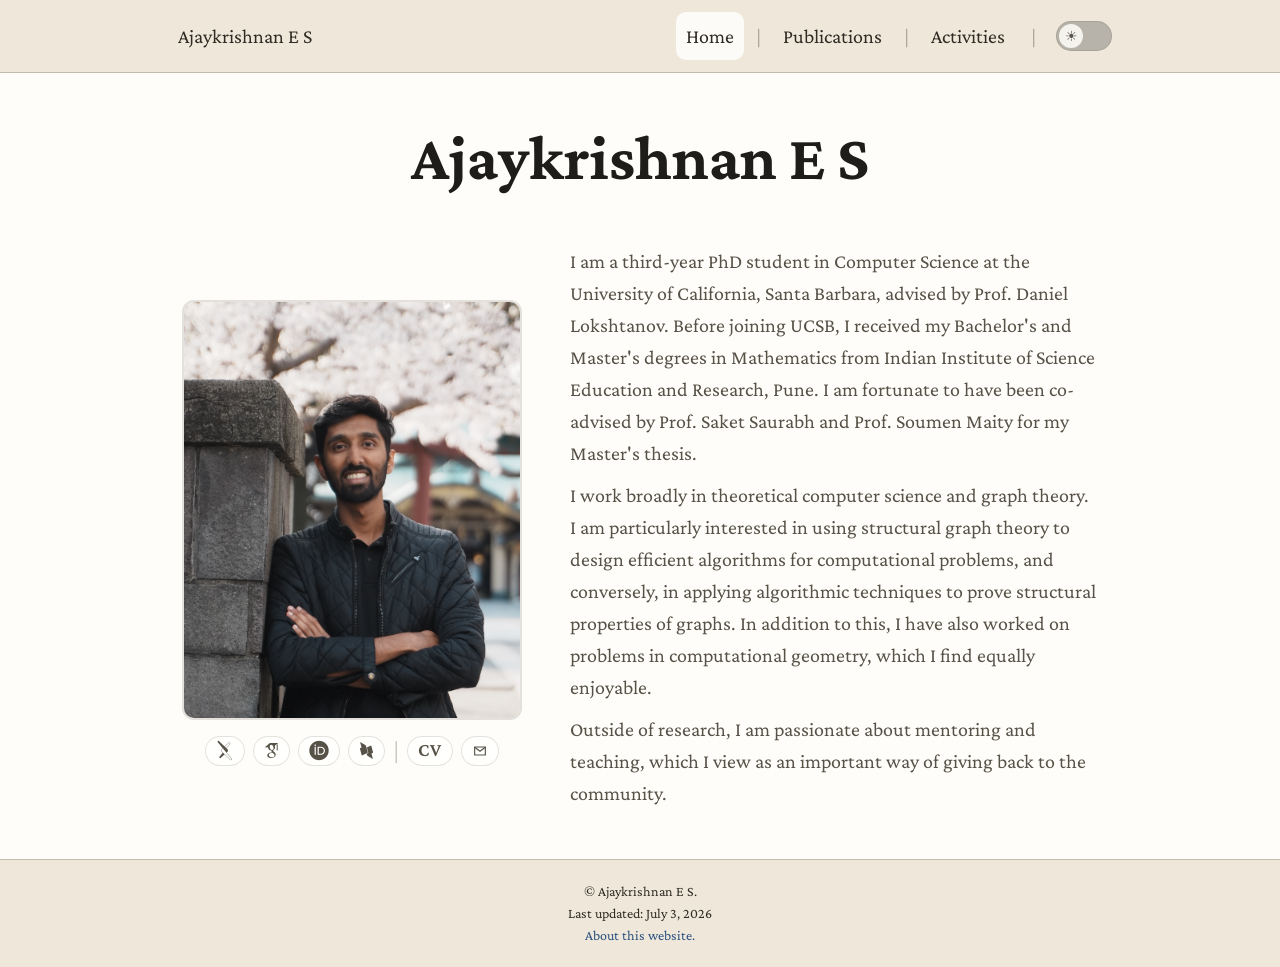
<file: index.html>
<!doctype html>
<html lang="en">
  <head>
    <meta charset="utf-8" />
    <meta name="viewport" content="width=device-width, initial-scale=1" />
    <title>Ajay — Home</title>
    <meta name="description" content="Ajay's academic website" />

    <link rel="stylesheet" href="/css/style.css" />
    <link rel="stylesheet" href="/academicons/css/academicons.min.css" />
    <script defer src="/js/main.js"></script>
  </head>

  <body>
    <div id="nav-mount"></div>

    <main class="container">
      <section class="hero">
        <h1>Ajaykrishnan E S</h1>
        <div class="hero-inner">
          <div class="hero-left">
            <img src="/DP copy.png" alt="Ajaykrishnan E S" class="profile-photo" />
            <div class="home-icons" aria-label="Profile links">
              <a class="icon-link" href="http://arxiv.org/a/es_a_3" target="_blank" rel="noopener noreferrer" aria-label="arXiv">
                <i class="ai ai-arxiv"></i>
              </a>
              <a class="icon-link" href="https://scholar.google.com/citations?hl=en&user=ycxBXdMAAAAJ" target="_blank" rel="noopener noreferrer" aria-label="Google Scholar">
                <i class="ai ai-google-scholar"></i>
              </a>
              <a class="icon-link" href="https://orcid.org/0009-0001-4080-3647" target="_blank" rel="noopener noreferrer" aria-label="ORCID">
                <i class="ai ai-orcid"></i>
              </a>
              <a class="icon-link" href="https://dblp.org/pid/342/8976.html" target="_blank" rel="noopener noreferrer" aria-label="DBLP">
                <i class="ai ai-dblp"></i>
              </a>
              <span class="icon-sep" aria-hidden="true">|</span>
              <a class="icon-link" href="/cv/CV.pdf" target="_blank" rel="noopener noreferrer" aria-label="CV">
                <span style="font-family: var(--serif); font-size: 0.95em; font-weight: 600; letter-spacing: 0.03em;">CV</span>
              </a>
              <a class="icon-link" href="mailto:es.ajaykrishnan@gmail.com" aria-label="Email">
                <svg class="icon" viewBox="0 0 24 24" aria-hidden="true">
                  <path d="M4 6h16v12H4z" fill="none" stroke="currentColor" stroke-width="1.7" />
                  <path d="M4.5 6.8 12 12.4 19.5 6.8" fill="none" stroke="currentColor" stroke-width="1.7" stroke-linecap="round" stroke-linejoin="round" />
                </svg>
              </a>
            </div>
          </div>
          <div class="hero-right">
            <p class="intro">
              I am a third-year PhD student in Computer Science at the University of California, Santa Barbara, advised by Prof. Daniel Lokshtanov. Before joining UCSB, I received my Bachelor's and Master's degrees in Mathematics from Indian Institute of Science Education and Research, Pune. I am fortunate to have been co-advised by Prof. Saket Saurabh and Prof. Soumen Maity for my Master's thesis.
            </p>
            <p>
              I work broadly in theoretical computer science and graph theory. I am particularly interested in using structural graph theory to design efficient algorithms for computational problems, and conversely, in applying algorithmic techniques to prove structural properties of graphs. In addition to this, I have also worked on problems in computational geometry, which I find equally enjoyable.
            </p>
            <p>
              Outside of research, I am passionate about mentoring and teaching, which I view as an important way of giving back to the community.
            </p>
          </div>
        </div>
      </section>
    </main>

    <footer class="footer">
      <div class="container">
        <div>© Ajaykrishnan E S.</div>
        <div>Last updated: <span class="last-updated">July 3, 2026</span></div>
        <div><a href="/about-this-website/">About this website.</a></div>
      </div>
    </footer>
  </body>
</html>
</file>
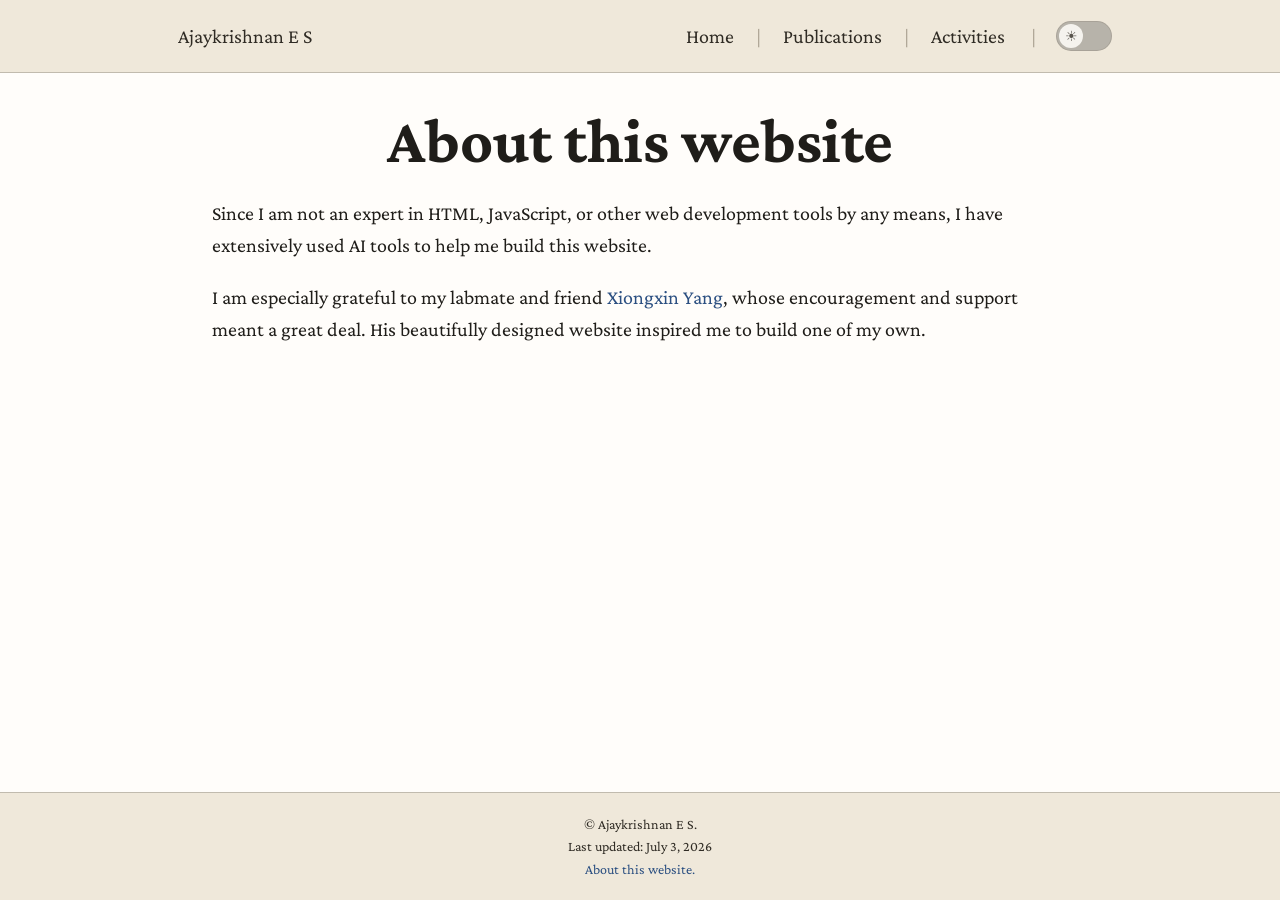
<file: about-this-website/index.html>
<!doctype html>
<html lang="en">
  <head>
    <meta charset="utf-8" />
    <meta name="viewport" content="width=device-width, initial-scale=1" />
    <title>Ajay — About this website</title>
    <meta name="description" content="About this website" />
    <link rel="stylesheet" href="/css/style.css" />
    <script defer src="/js/main.js"></script>
  </head>
  <body>
    <div id="nav-mount"></div>
    <main class="container">
      <section class="card section">
        <h2>About this website</h2>
        <p>
          Since I am not an expert in HTML, JavaScript, or other web development tools by any means, I have extensively used AI tools to help me build this website.
        </p>
        <p>
          I am especially grateful to my labmate and friend <a href="https://yangxx0405.github.io" target="_blank" rel="noopener noreferrer">Xiongxin Yang</a>, whose encouragement and support meant a great deal. His beautifully designed website inspired me to build one of my own.
        </p>
      </section>
    </main>
    <footer class="footer">
      <div class="container">
        <div>© Ajaykrishnan E S.</div>
        <div>Last updated: <span class="last-updated">July 3, 2026</span></div>
        <div><a href="/about-this-website/">About this website.</a></div>
      </div>
    </footer>
  </body>
</html>
</file>
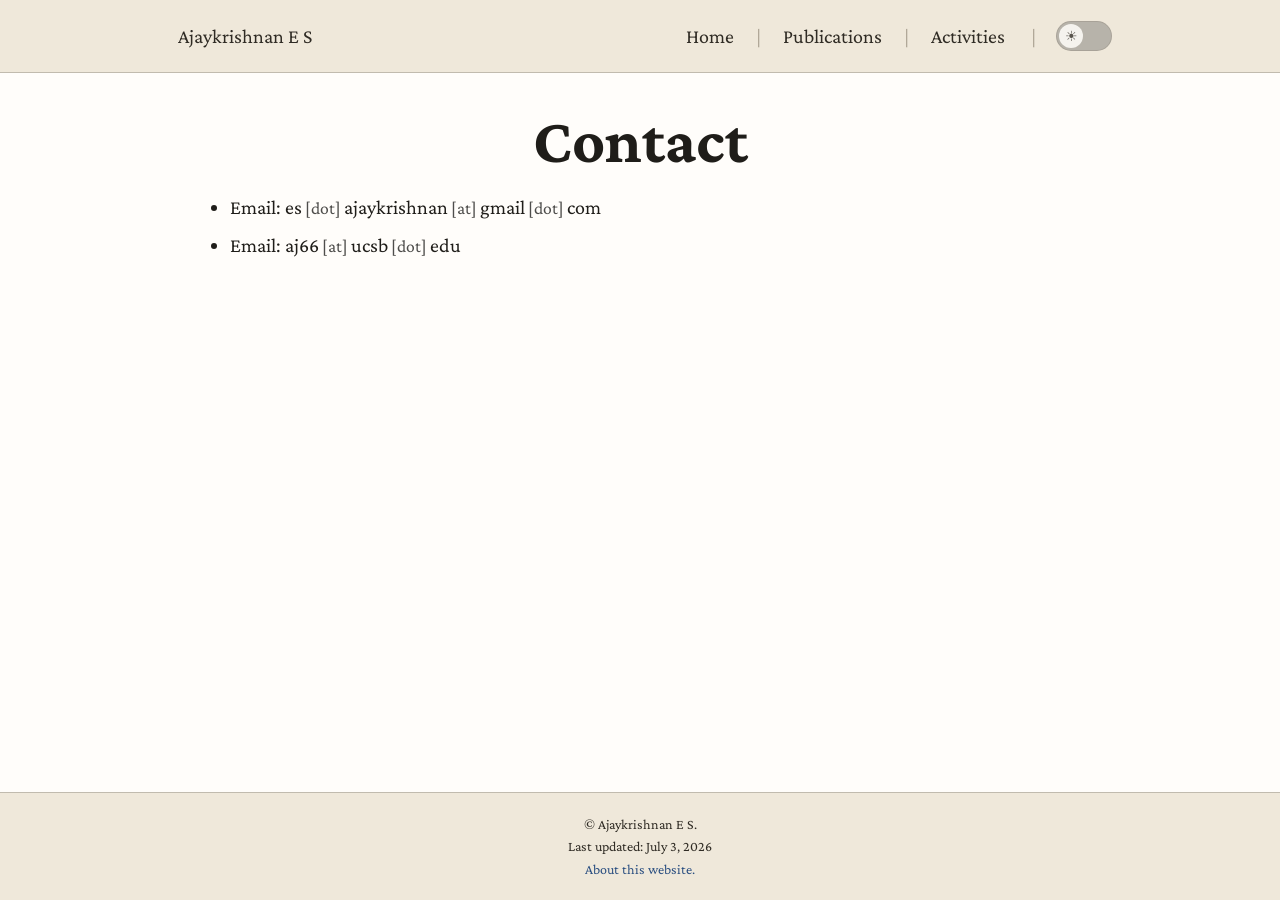
<file: contact/index.html>
<!doctype html>
    <html lang="en">
    <head>
      <meta charset="utf-8" />
      <meta name="viewport" content="width=device-width, initial-scale=1" />
      <title>Ajay — Contact</title>
      <meta name="description" content="Academic website" />
      <link rel="stylesheet" href="/css/style.css" />
      <script defer src="/js/main.js"></script>
    </head>
    <body>
      <div id="nav-mount"></div>
      <main class="container">
    <section class="card section">
  <h2>Contact</h2>
  <ul class="list">
    <li>Email: es&thinsp;<span class="obf-token">[dot]</span>&thinsp;ajaykrishnan&thinsp;<span class="obf-token">[at]</span>&thinsp;gmail&thinsp;<span class="obf-token">[dot]</span>&thinsp;com</li>
    <li>Email: aj66&thinsp;<span class="obf-token">[at]</span>&thinsp;ucsb&thinsp;<span class="obf-token">[dot]</span>&thinsp;edu</li>
  </ul>
</section>

      </main>
      <footer class="footer">
        <div class="container">
          <div>© Ajaykrishnan E S.</div>
          <div>Last updated: <span class="last-updated">July 3, 2026</span></div>
          <div><a href="/about-this-website/">About this website.</a></div>
        </div>
      </footer>
    </body>
    </html>
</file>
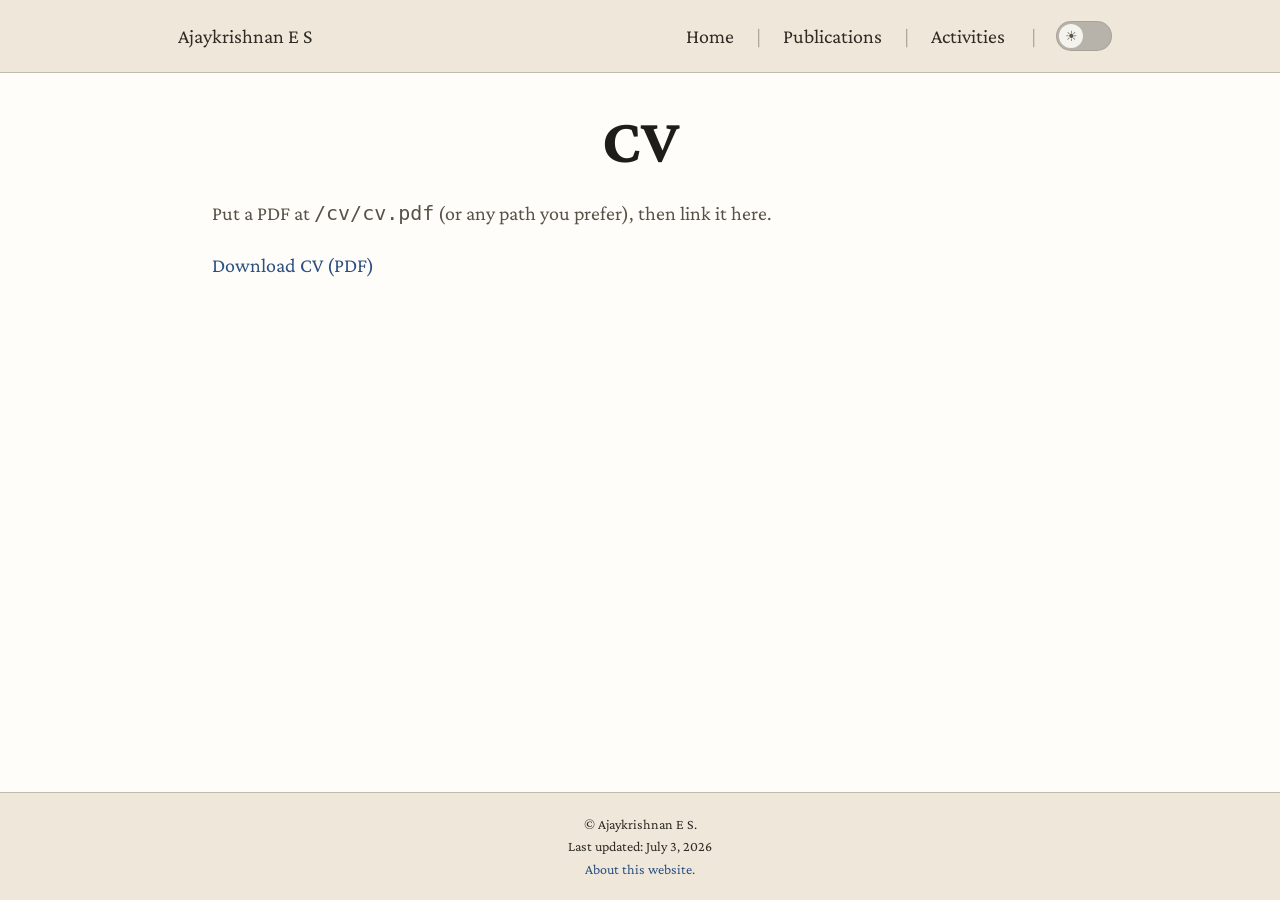
<file: cv/index.html>
<!doctype html>
    <html lang="en">
    <head>
      <meta charset="utf-8" />
      <meta name="viewport" content="width=device-width, initial-scale=1" />
      <title>Ajay — CV</title>
      <meta name="description" content="Academic website" />
      <link rel="stylesheet" href="/css/style.css" />
      <script defer src="/js/main.js"></script>
    </head>
    <body>
      <div id="nav-mount"></div>
      <main class="container">
    <section class="card section">
  <h2>CV</h2>
  <p class="small">Put a PDF at <code>/cv/cv.pdf</code> (or any path you prefer), then link it here.</p>
  <p><a href="/cv/cv.pdf">Download CV (PDF)</a></p>
</section>

      </main>
      <footer class="footer">
        <div class="container">
          <div>© Ajaykrishnan E S.</div>
          <div>Last updated: <span class="last-updated">July 3, 2026</span></div>
          <div><a href="/about-this-website/">About this website.</a></div>
        </div>
      </footer>
    </body>
    </html>
</file>
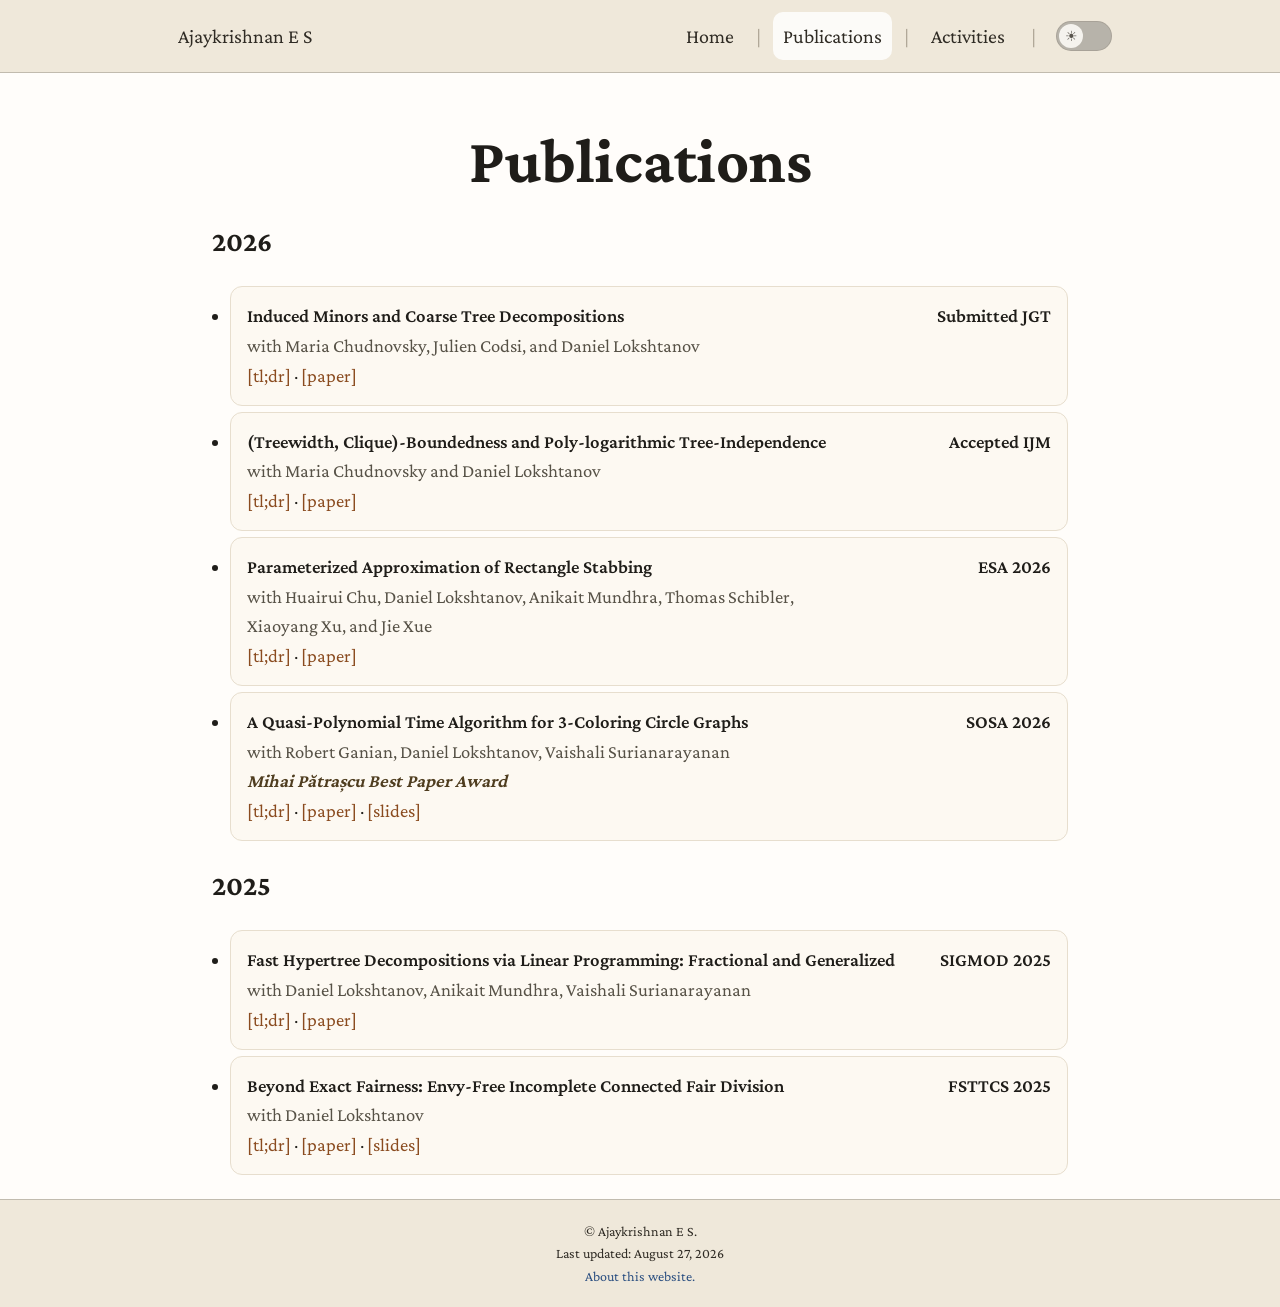
<file: publications/index.html>
<!doctype html>
    <html lang="en">
    <head>
      <meta charset="utf-8" />
      <meta name="viewport" content="width=device-width, initial-scale=1" />
      <title>Ajay — Publications</title>
      <meta name="description" content="Academic website" />
      <link rel="stylesheet" href="/css/style.css" />
      <script defer src="/js/main.js"></script>
    </head>
    <body>
      <div id="nav-mount"></div>
      <main class="container">
<section class="card section publications-section">

  <h2>Publications</h2>

  <h3>2026</h3>
  <ul class="list">
    <li class="pub-item pub-collapsible" data-expanded="false">
      <div class="pub-shell">
        <div class="pub-head">
        <strong>Induced Minors and Coarse Tree Decompositions</strong>
        <em class="pub-venue">Submitted JGT</em>
        </div>
        <div class="pub-meta">
          <span class="pub-authors">with Maria Chudnovsky, Julien Codsi, and Daniel Lokshtanov</span>
        </div>
        <div class="pub-links">
          <button class="pub-abstract-toggle" type="button" aria-expanded="false" aria-controls="pub-abs-5">[tl;dr]</button> ·
          <a href="https://arxiv.org/abs/2603.11379" target="_blank" rel="noopener noreferrer">[paper]</a>
        </div>
        <div id="pub-abs-5" class="pub-abstract">
          <p class="small">
            We show that graphs forbidding both <em>K</em><sub><em>t</em>,<em>t</em></sub> and a wall
            <em>W</em><sub><em>t</em>&#215;<em>t</em></sub> as induced minors, for some <em>t</em>, have a tree decomposition in which
            every bag has poly-logarithmic distance-16(log <em>n</em>)-independence number, along with a tree
            decomposition in which every bag has sub-polynomial distance-8-independence number. These are
            relaxations of a conjecture of Chudnovsky, E S, and Lokshtanov [arXiv, 2025]. Along the way, we also
            prove a coarse analogue of Menger's theorem for these graphs.
          </p>
        </div>
      </div>
    </li>
    <li class="pub-item pub-collapsible" data-expanded="false">
      <div class="pub-shell">
        <div class="pub-head">
        <strong>(Treewidth, Clique)-Boundedness and Poly-logarithmic Tree-Independence</strong>
        <em class="pub-venue">Accepted IJM</em>
        </div>
        <div class="pub-meta">
          <span class="pub-authors">with Maria Chudnovsky and Daniel Lokshtanov</span>
        </div>
        <div class="pub-links">
          <button class="pub-abstract-toggle" type="button" aria-expanded="false" aria-controls="pub-abs-4">[tl;dr]</button> ·
          <a href="https://arxiv.org/pdf/2510.15074" target="_blank" rel="noopener noreferrer">[paper]</a>
        </div>
        <div id="pub-abs-4" class="pub-abstract">
          <p class="small">
            The Dallard&#8211;Milani&#269;&#8211;&#352;torgel conjecture proposed that if a hereditary graph class has
            treewidth bounded by some function of clique number, then it has bounded tree-independence number. This
            conjecture was recently disproved. We prove a
            poly-logarithmic variant: treewidth bounded by a polynomial in (clique number &#215; log <em>n</em>) is
            equivalent to tree-independence number bounded by a poly-logarithmic function of <em>n</em> alone. This retains many
            of the algorithmic implications of the original conjecture. Along the way, we introduce
            independence-containers, a generalization of the set of all maximal cliques of a graph, which we believe
            is of independent interest.
          </p>
        </div>
      </div>
    </li>
    <li class="pub-item pub-collapsible" data-expanded="false">
      <div class="pub-shell">
        <div class="pub-head">
        <strong>Parameterized Approximation of Rectangle Stabbing</strong>
        <em class="pub-venue">ESA 2026</em>
        </div>
        <div class="pub-meta">
          <span class="pub-authors">with Huairui Chu, Daniel Lokshtanov, Anikait Mundhra, Thomas Schibler,<br>Xiaoyang Xu, and Jie Xue</span>
        </div>
        <div class="pub-links">
          <button class="pub-abstract-toggle" type="button" aria-expanded="false" aria-controls="pub-abs-6">[tl;dr]</button> ·
          <a href="https://arxiv.org/abs/2604.04282" target="_blank" rel="noopener noreferrer">[paper]</a>
        </div>
        <div id="pub-abs-6" class="pub-abstract">
          <p class="small">
            In the <span class="sc">Rectangle Stabbing</span> problem, we are given a set of axis-parallel rectangles
            in the plane and a parameter <em>k</em>, and the goal is to find a set of at most <em>k</em> axis-parallel
            lines that stab all rectangles. The problem admits a polynomial-time 2-approximation, and under standard
            complexity assumptions it is unlikely to admit an FPT exact algorithm or an FPT approximation
            scheme. We give the first parameterized approximation algorithm for
            <span class="sc">Rectangle Stabbing</span> with ratio strictly better than 2: our algorithm computes a
            solution of size at most 7<em>k</em>/4 in time
            <em>k</em><sup>O(<em>k</em>)</sup>(|L||R|)<sup>O(1)</sup>. We complement this with a hardness
            result showing that, unless FPT = W[1], no parameterized algorithm can achieve a
            (5/4 &minus; &epsilon;)-approximation for any &epsilon; &gt; 0.
          </p>
        </div>
      </div>
    </li>
    <li class="pub-item pub-collapsible" data-expanded="false">
      <div class="pub-shell">
        <div class="pub-head">
        <strong>A Quasi-Polynomial Time Algorithm for 3-Coloring Circle Graphs</strong>
        <em class="pub-venue">SOSA 2026</em>
        </div>
        <div class="pub-meta">
          <span class="pub-authors">with Robert Ganian, Daniel Lokshtanov, Vaishali Surianarayanan</span>
        </div>
        <div class="pub-award-row">
          <span class="award-note">Mihai Pătrașcu Best Paper Award</span>
        </div>
        <div class="pub-links">
          <button class="pub-abstract-toggle" type="button" aria-expanded="false" aria-controls="pub-abs-1">[tl;dr]</button> ·
          <a href="https://arxiv.org/abs/2511.09707" target="_blank" rel="noopener noreferrer">[paper]</a> ·
          <a href="/slides/circle-graph-sosa-2026.pdf" target="_blank" rel="noopener noreferrer">[slides]</a>
        </div>
        <div id="pub-abs-1" class="pub-abstract">
          <p class="small">
            A graph G is a <em>circle</em> graph if it is an intersection graph of chords of a unit circle. We give an
            algorithm that takes as input an n-vertex circle graph G, runs in time at most n<sup>O(log n)</sup>, and
            finds a proper 3-coloring of G, if one exists. As a consequence, we obtain an algorithm with the same
            running time to determine whether a given ordered graph (G, ≺) has a 3-page book embedding. This gives a
            partial resolution to the open problem of Dujmović and Wood (Discret. Math. Theor. Comput. Sci. 2004),
            Eppstein (2014), and Bachmann, Rutter, and Stumpf (J. Graph Algorithms Appl. 2024) of whether
            3-<span class="sc">Coloring</span> on circle graphs admits a polynomial-time
            algorithm.
          </p>
        </div>
      </div>
    </li>
  </ul>

  <h3>2025</h3>
  <ul class="list">
    <li class="pub-item pub-collapsible" data-expanded="false">
      <div class="pub-shell">
        <div class="pub-head">
        <strong>Fast Hypertree Decompositions via Linear Programming: Fractional and Generalized</strong>
        <em class="pub-venue">SIGMOD 2025</em>
        </div>
        <div class="pub-meta">
          <span class="pub-authors">with Daniel Lokshtanov, Anikait Mundhra, Vaishali Surianarayanan</span>
        </div>
        <div class="pub-links">
          <button class="pub-abstract-toggle" type="button" aria-expanded="false" aria-controls="pub-abs-3">[tl;dr]</button> ·
          <a href="https://dl.acm.org/doi/10.1145/3725296" target="_blank" rel="noopener noreferrer">[paper]</a>
        </div>
        <div id="pub-abs-3" class="pub-abstract">
          <p class="small">
            Many real-world problems, such as database query evaluation and constraint satisfaction, benefit from a
            low-width hypertree decomposition of the underlying hypergraph, but computing such decompositions
            efficiently remains hard in practice. We present Ralph, a fast
            algorithm for computing low-width fractional and generalized hypertree decompositions (and lower bounds
            on their width), building on the recent polynomial-time approximation algorithm of Korchemna et al.
            (FOCS 2024) and combining it with practical LP/MILP-based heuristics. On nearly 3700 HyperBench
            instances, Ralph finds near-optimal decompositions for all previously solved instances and low-width
            decompositions for all 500 previously unsolved ones, pushing the state of the art.
          </p>
        </div>
      </div>
    </li>
    <li class="pub-item pub-collapsible" data-expanded="false">
      <div class="pub-shell">
        <div class="pub-head">
        <strong>Beyond Exact Fairness: Envy-Free Incomplete Connected Fair Division</strong>
        <em class="pub-venue">FSTTCS 2025</em>
        </div>
        <div class="pub-meta">
          <span class="pub-authors">with Daniel Lokshtanov</span>
        </div>
        <div class="pub-links">
           <button class="pub-abstract-toggle" type="button" aria-expanded="false" aria-controls="pub-abs-2">[tl;dr]</button> ·
          <a href="https://drops.dagstuhl.de/entities/document/10.4230/LIPIcs.FSTTCS.2025.29" target="_blank" rel="noopener noreferrer">[paper]</a> ·
           <a href="/slides/beyond-exact-fairness-fsttcs-2025.pdf" target="_blank" rel="noopener noreferrer">[slides]</a>
        </div>
        <div id="pub-abs-2" class="pub-abstract">
          <p class="small">
            We study <span class="sc">Envy-Free Incomplete Connected Fair Division</span>, where exactly p vertices of an undirected graph
            must be allocated to agents so that each agent gets a connected share and envies no one. For agents with
            additive valuations, we show the problem stays computationally hard when parameterized by p and the
            number of agents, even for star graphs with unary input numbers, resolving an open problem of Gahlawat
            and Zehavi (FSTTCS 2023). In stark contrast, tolerating even the slightest amount of envy makes the
            problem efficient: we give an Efficient Parameterized Approximation Scheme parameterized by p and the
            number of agent types, working on general graphs and remaining efficient even with binary input numbers.
          </p>
        </div>
      </div>
    </li>
  </ul>
</section>
</main>
<footer class="footer">
<div class="container">
  <div>© Ajaykrishnan E S.</div>
  <div>Last updated: <span class="last-updated">August 27, 2026</span></div>
  <div><a href="/about-this-website/">About this website.</a></div>
</div>
</footer>
</body>
    </html>
</file>
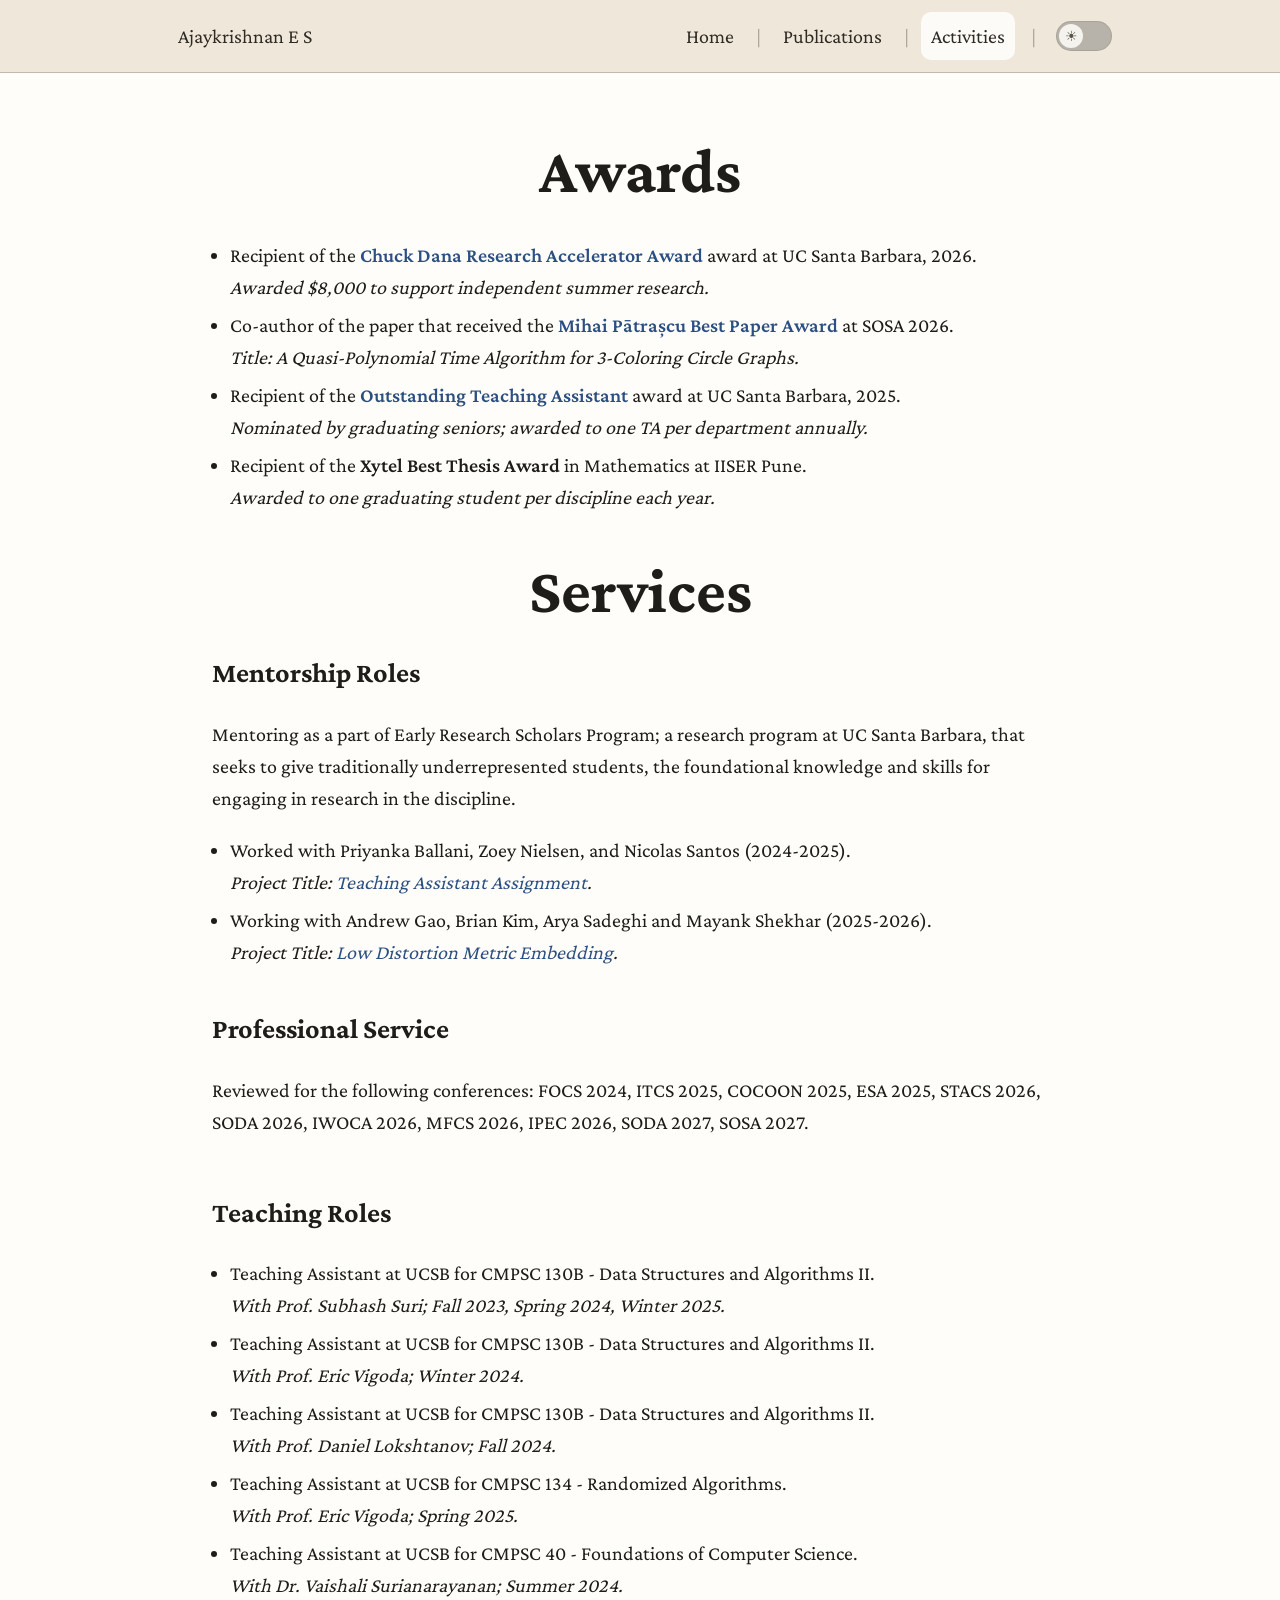
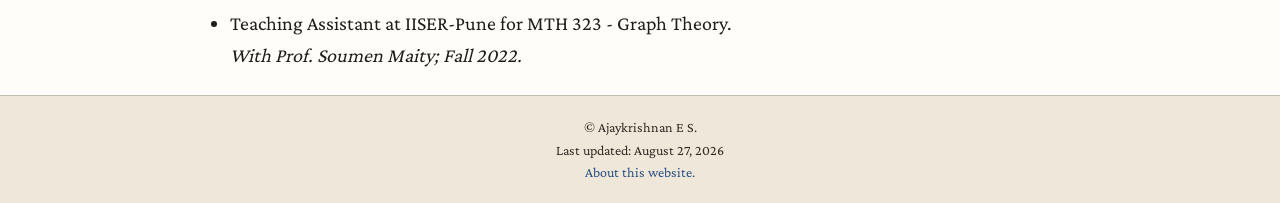
<file: service-and-recognition/index.html>
<!doctype html>
<html lang="en">
  <head>
    <meta charset="utf-8" />
    <meta name="viewport" content="width=device-width, initial-scale=1" />
    <title>Ajay — Activities</title>
    <meta name="description" content="Academic website" />
    <link rel="stylesheet" href="/css/style.css" />
    <script defer src="/js/main.js"></script>
  </head>
  <body>
    <div id="nav-mount"></div>
    <main class="container">
      <section class="card section misc-section">
        <h2>Awards</h2>
        <ul class="list awards-list">
          <li>
            Recipient of the
            <strong
              ><a
                href="https://www.cs.ucsb.edu/happenings/awards/2026-computer-science-department-and-campus-awards"
                target="_blank"
                rel="noopener noreferrer"
                >Chuck Dana Research Accelerator Award</a
              ></strong
            >
            award at UC Santa Barbara, 2026.<br />
            <em>Awarded $8,000 to support independent summer research.</em>
          </li>
          <li>
            Co-author of the paper that received the
            <strong
              ><a
                href="https://www.siam.org/conferences-events/siam-conferences/sosa26/program/special-events/"
                target="_blank"
                rel="noopener noreferrer"
                >Mihai Pātrașcu Best Paper Award</a
              ></strong
            >
            at SOSA 2026.<br />
            <em>Title: A Quasi-Polynomial Time Algorithm for 3-Coloring Circle Graphs.</em>
          </li>
          <li>
            Recipient of the
            <strong
              ><a
                href="https://engineering.ucsb.edu/news/class-2025-selects-teaching-assistants-year"
                target="_blank"
                rel="noopener noreferrer"
                >Outstanding Teaching Assistant</a
              ></strong
            >
            award at UC Santa Barbara, 2025.<br />
            <em>Nominated by graduating seniors; awarded to one TA per department annually.</em>
          </li>
          <li>
            Recipient of the <strong>Xytel Best Thesis Award</strong> in Mathematics at IISER Pune.<br />
            <em>Awarded to one graduating student per discipline each year.</em>
          </li>
        </ul>
      </section>
      
      <section class="card section">
        <h2 class="services-title">Services</h2>
        <h3>Mentorship Roles</h3>
        <p>
          Mentoring as a part of Early Research Scholars Program; a
          research program at UC Santa Barbara, that seeks to give
          traditionally underrepresented students, the foundational
          knowledge and skills for engaging in research in the
          discipline.
        </p>
        <ul class="list">
          <li>
            Worked with Priyanka Ballani, Zoey Nielsen, and Nicolas Santos (2024-2025).<br />
            <em
              >Project Title:
              <a href="https://ersp.cs.ucsb.edu/2023-2024-projects/group-5-2023-2024" target="_blank" rel="noopener noreferrer"
                >Teaching Assistant Assignment</a
              >.</em
            >
          </li>
          <li>
            Working with Andrew Gao, Brian Kim, Arya Sadeghi and Mayank Shekhar (2025-2026).<br />
            <em
              >Project Title:
              <a href="https://ersp.cs.ucsb.edu/index.php/2025-2026-projects" target="_blank" rel="noopener noreferrer"
                >Low Distortion Metric Embedding</a
              >.</em
            >
          </li>
        </ul>
      </section>

      <section class="card section">
        <h3 class="tight-subheading">Professional Service</h3>
        <p>
          Reviewed for the following conferences: FOCS 2024, ITCS 2025,
          COCOON 2025, ESA 2025, STACS 2026, SODA 2026, IWOCA 2026, MFCS 2026, IPEC 2026, SODA 2027, SOSA 2027.
        </p>
      </section>

      <section class="card section">
        <h3 class="tight-subheading">Teaching Roles</h3>
        <ul class="list">
          <li>
            Teaching Assistant at UCSB for CMPSC 130B - Data Structures and Algorithms II.<br />
            <em>With Prof. Subhash Suri; Fall 2023, Spring 2024, Winter 2025.</em>
          </li>
          <li>
            Teaching Assistant at UCSB for CMPSC 130B - Data Structures and Algorithms II.<br />
            <em>With Prof. Eric Vigoda; Winter 2024.</em>
          </li>
          <li>
            Teaching Assistant at UCSB for CMPSC 130B - Data Structures and Algorithms II.<br />
            <em>With Prof. Daniel Lokshtanov; Fall 2024.</em>
          </li>
          <li>
            Teaching Assistant at UCSB for CMPSC 134 - Randomized Algorithms.<br />
            <em>With Prof. Eric Vigoda; Spring 2025.</em>
          </li>
          <li>
            Teaching Assistant at UCSB for CMPSC 40 - Foundations of Computer Science.<br />
            <em>With Dr. Vaishali Surianarayanan; Summer 2024.</em>
          </li>
          <li>
            Teaching Assistant at IISER-Pune for MTH 323 - Graph Theory.<br />
            <em>With Prof. Soumen Maity; Fall 2022.</em>
          </li>
        </ul>
      </section>
      
    </main>
    <footer class="footer">
      <div class="container">
        <div>© Ajaykrishnan E S.</div>
        <div>Last updated: <span class="last-updated">August 27, 2026</span></div>
        <div><a href="/about-this-website/">About this website.</a></div>
      </div>
    </footer>
  </body>
</html>
</file>
<file: css/style.css>
@import url("/css/tokens.css");
@import url("/css/base.css");
@import url("/css/nav.css");
@import url("/css/main.css");
@import url("/css/publications.css");
@import url("/css/mobile.css");
</file>
<file: academicons/css/academicons.min.css>
@font-face {font-family: 'Academicons';font-style: normal;font-weight: 400;font-display: block;src:url('../fonts/academicons.eot');src:url('../fonts/academicons.eot') format('embedded-opentype'), url('../fonts/academicons.ttf') format('truetype'), url('../fonts/academicons.woff') format('woff'), url('../fonts/academicons.svg') format('svg');}.ai {font-family: 'Academicons';font-weight: 400;-moz-osx-font-smoothing: grayscale;-webkit-font-smoothing: antialiased;display: inline-block;font-style: normal;font-variant: normal;text-rendering: auto;line-height: 1;}.ai-academia:before {content: "\e9af";}.ai-academia-square:before {content: "\e93d";}.ai-acclaim:before {content: "\e92e";}.ai-acclaim-square:before {content: "\e93a";}.ai-acm:before {content: "\e93c";}.ai-acm-square:before {content: "\e95d";}.ai-acmdl:before {content: "\e96a";}.ai-acmdl-square:before {content: "\e9d3";}.ai-ads:before {content: "\e9cb";}.ai-ads-square:before {content: "\e94a";}.ai-africarxiv:before {content: "\e91b";}.ai-africarxiv-square:before {content: "\e90b";}.ai-archive:before {content: "\e955";}.ai-archive-square:before {content: "\e956";}.ai-arxiv:before {content: "\e974";}.ai-arxiv-square:before {content: "\e9a6";}.ai-biorxiv:before {content: "\e9a2";}.ai-biorxiv-square:before {content: "\e98b";}.ai-ceur:before {content: "\e96d";}.ai-ceur-square:before {content: "\e92f";}.ai-ciencia-vitae:before {content: "\e912";}.ai-ciencia-vitae-square:before {content: "\e913";}.ai-clarivate:before {content: "\e924";}.ai-clarivate-square:before {content: "\e925";}.ai-closed-access:before {content: "\e942";}.ai-closed-access-square:before {content: "\e943";}.ai-conversation:before {content: "\e94c";}.ai-conversation-square:before {content: "\e915";}.ai-coursera:before {content: "\e95f";}.ai-coursera-square:before {content: "\e97f";}.ai-crossref:before {content: "\e918";}.ai-crossref-square:before {content: "\e919";}.ai-cv:before {content: "\e9a5";}.ai-cv-square:before {content: "\e90a";}.ai-datacite:before {content: "\e91c";}.ai-datacite-square:before {content: "\e91d";}.ai-dataverse:before {content: "\e9f7";}.ai-dataverse-square:before {content: "\e9e4";}.ai-dblp:before {content: "\e94f";}.ai-dblp-square:before {content: "\e93f";}.ai-depsy:before {content: "\e97a";}.ai-depsy-square:before {content: "\e94b";}.ai-doi:before {content: "\e97e";}.ai-doi-square:before {content: "\e98f";}.ai-dryad:before {content: "\e97c";}.ai-dryad-square:before {content: "\e98c";}.ai-elsevier:before {content: "\e961";}.ai-elsevier-square:before {content: "\e910";}.ai-figshare:before {content: "\e981";}.ai-figshare-square:before {content: "\e9e7";}.ai-google-scholar:before {content: "\e9d4";}.ai-google-scholar-square:before {content: "\e9f9";}.ai-hal:before {content: "\e92c";}.ai-hal-square:before {content: "\e92d";}.ai-hypothesis:before {content: "\e95a";}.ai-hypothesis-square:before {content: "\e95b";}.ai-ideas-repec:before {content: "\e9ed";}.ai-ideas-repec-square:before {content: "\e9f8";}.ai-ieee:before {content: "\e929";}.ai-ieee-square:before {content: "\e9b9";}.ai-impactstory:before {content: "\e9cf";}.ai-impactstory-square:before {content: "\e9aa";}.ai-inaturalist:before {content: "\e900";}.ai-inaturalist-square:before {content: "\e901";}.ai-inpn:before {content: "\e902";}.ai-inpn-square:before {content: "\e903";}.ai-inspire:before {content: "\e9e9";}.ai-inspire-square:before {content: "\e9fe";}.ai-isidore:before {content: "\e936";}.ai-isidore-square:before {content: "\e954";}.ai-isni:before {content: "\e957";}.ai-isni-square:before {content: "\e958";}.ai-jstor:before {content: "\e938";}.ai-jstor-square:before {content: "\e944";}.ai-lattes:before {content: "\e9b3";}.ai-lattes-square:before {content: "\e99c";}.ai-mathoverflow:before {content: "\e9f6";}.ai-mathoverflow-square:before {content: "\e97b";}.ai-mendeley:before {content: "\e9f0";}.ai-mendeley-square:before {content: "\e9f3";}.ai-moodle:before {content: "\e907";}.ai-moodle-square:before {content: "\e908";}.ai-mtmt:before {content: "\e950";}.ai-mtmt-square:before {content: "\e951";}.ai-nakala:before {content: "\e940";}.ai-nakala-square:before {content: "\e941";}.ai-obp:before {content: "\e92a";}.ai-obp-square:before {content: "\e92b";}.ai-open-access:before {content: "\e939";}.ai-open-access-square:before {content: "\e9f4";}.ai-open-data:before {content: "\e966";}.ai-open-data-square:before {content: "\e967";}.ai-open-materials:before {content: "\e968";}.ai-open-materials-square:before {content: "\e969";}.ai-openedition:before {content: "\e946";}.ai-openedition-square:before {content: "\e947";}.ai-orcid:before {content: "\e9d9";}.ai-orcid-square:before {content: "\e9c3";}.ai-osf:before {content: "\e9ef";}.ai-osf-square:before {content: "\e931";}.ai-overleaf:before {content: "\e914";}.ai-overleaf-square:before {content: "\e98d";}.ai-philpapers:before {content: "\e98a";}.ai-philpapers-square:before {content: "\e96f";}.ai-piazza:before {content: "\e99a";}.ai-piazza-square:before {content: "\e90c";}.ai-preregistered:before {content: "\e906";}.ai-preregistered-square:before {content: "\e96b";}.ai-protocols:before {content: "\e952";}.ai-protocols-square:before {content: "\e953";}.ai-psyarxiv:before {content: "\e90e";}.ai-psyarxiv-square:before {content: "\e90f";}.ai-publons:before {content: "\e937";}.ai-publons-square:before {content: "\e94e";}.ai-pubmed:before {content: "\e99f";}.ai-pubmed-square:before {content: "\e97d";}.ai-pubpeer:before {content: "\e922";}.ai-pubpeer-square:before {content: "\e923";}.ai-researcherid:before {content: "\e91a";}.ai-researcherid-square:before {content: "\e95c";}.ai-researchgate:before {content: "\e95e";}.ai-researchgate-square:before {content: "\e99e";}.ai-ror:before {content: "\e948";}.ai-ror-square:before {content: "\e949";}.ai-sci-hub:before {content: "\e959";}.ai-sci-hub-square:before {content: "\e905";}.ai-scirate:before {content: "\e98e";}.ai-scirate-square:before {content: "\e99d";}.ai-scopus:before {content: "\e91e";}.ai-scopus-square:before {content: "\e91f";}.ai-semantic-scholar:before {content: "\e96e";}.ai-semantic-scholar-square:before {content: "\e96c";}.ai-springer:before {content: "\e928";}.ai-springer-square:before {content: "\e99b";}.ai-ssrn:before {content: "\e916";}.ai-ssrn-square:before {content: "\e917";}.ai-stackoverflow:before {content: "\e920";}.ai-stackoverflow-square:before {content: "\e921";}.ai-viaf:before {content: "\e933";}.ai-viaf-square:before {content: "\e934";}.ai-wiley:before {content: "\e926";}.ai-wiley-square:before {content: "\e927";}.ai-zenodo:before {content: "\e911";}.ai-zotero:before {content: "\e962";}.ai-zotero-square:before {content: "\e932";}.ai-lg {font-size: 1.33333em;line-height: 0.75em;vertical-align: -.0667em;}.ai-xs {font-size: .75em;}.ai-sm {font-size: .875em;}.ai-1x {font-size: 1em;}.ai-2x {font-size: 2em;}.ai-3x {font-size: 3em;}.ai-4x {font-size: 4em;}.ai-5x {font-size: 5em;}.ai-6x {font-size: 6em;}.ai-7x {font-size: 7em;}.ai-8x {font-size: 8em;}.ai-9x {font-size: 9em;}.ai-10x {font-size: 10em;}.ai-fw {text-align: center;width: 1.25em;}.ai-ul {list-style-type: none;margin-left: 2.5em;padding-left: 0;}.ai-ul > li {position: relative;}.ai-li {left: -2em;position: absolute;text-align: center;width: 2em;line-height: inherit;}.ai-border {border: solid 0.08em #eee;border-radius: .1em;padding: .2em .25em .15em;}.ai-pull-left {float: left;}.ai-pull-right {float: right;}.ai.ai-pull-left {margin-right: .3em;}.ai.ai-pull-right {margin-right: .3em;}.ai-stack {display: inline-block;height: 2em;line-height: 2em;position: relative;vertical-align: middle;width: 2.5em;}.ai-stack-1x, .ai-stack-2x {left: 0;position: absolute;text-align: center;width: 100%;}.ai-stack-1x {line-height: inherit;}.ai-stack-2x {font-size: 2em;}.ai-inverse {color: #fff;}
</file>
